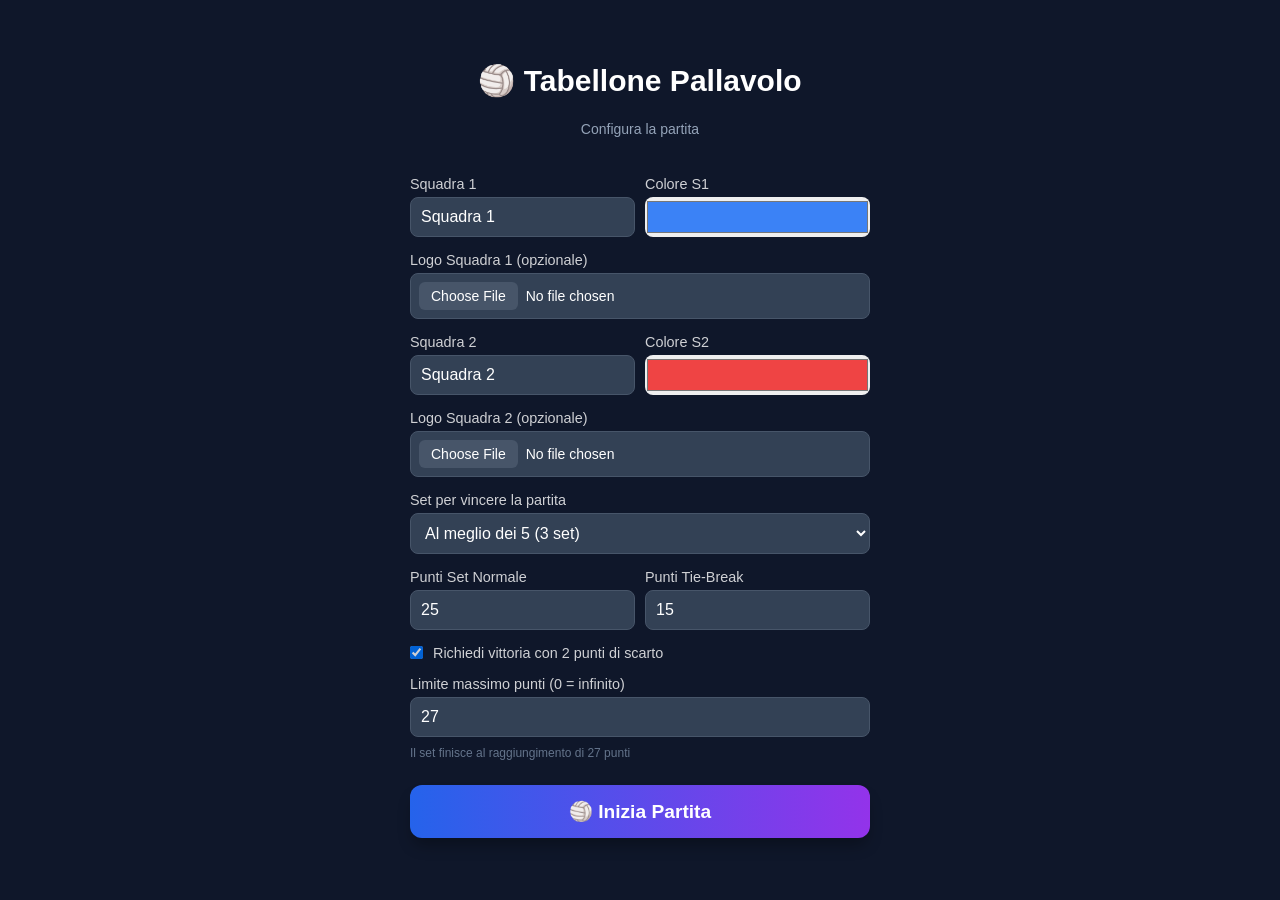
<file: volley-scoreboard.html>
<!DOCTYPE html>
<html lang="it">
<head>
    <meta charset="UTF-8">
    <meta name="viewport" content="width=device-width, initial-scale=1.0, maximum-scale=1.0, user-scalable=no">
    <title>🏐 Tabellone Pallavolo</title>
    <style>
        * {
            box-sizing: border-box;
            margin: 0;
            padding: 0;
            -webkit-tap-highlight-color: transparent;
        }

        body {
            font-family: -apple-system, BlinkMacSystemFont, 'Segoe UI', Roboto, sans-serif;
            background-color: #0f172a;
            color: #ffffff;
            height: 100dvh;
            overflow: hidden;
            touch-action: none;
        }

        /* SETUP SCREEN */
        #setup-screen {
            padding: 20px;
            max-width: 500px;
            margin: auto;
            height: 100dvh;
            display: flex;
            flex-direction: column;
            justify-content: center;
            gap: 15px;
            overflow-y: auto;
        }

        .form-group {
            display: flex;
            flex-direction: column;
            gap: 5px;
        }

        label {
            font-size: 0.9rem;
            opacity: 0.8;
        }

        input[type="text"], input[type="number"], select {
            padding: 10px;
            border-radius: 8px;
            border: 1px solid #475569;
            background: #334155;
            color: white;
            font-size: 1rem;
        }

        input[type="color"] {
            width: 100%;
            height: 40px;
            border: none;
            cursor: pointer;
            border-radius: 8px;
        }

        input[type="file"] {
            padding: 8px;
            border-radius: 8px;
            border: 1px solid #475569;
            background: #334155;
            color: white;
            font-size: 0.875rem;
            cursor: pointer;
        }

        input[type="file"]::-webkit-file-upload-button {
            background: #475569;
            color: white;
            border: none;
            padding: 6px 12px;
            border-radius: 6px;
            cursor: pointer;
            margin-right: 8px;
        }

        .logo-preview {
            width: 60px;
            height: 60px;
            border-radius: 8px;
            object-fit: contain;
            background: rgba(0,0,0,0.2);
            margin-top: 8px;
        }

        .row {
            display: flex;
            gap: 10px;
        }

        button.primary-btn {
            background: linear-gradient(to right, #2563eb, #9333ea);
            color: white;
            border: none;
            padding: 15px;
            font-size: 1.2rem;
            font-weight: bold;
            border-radius: 12px;
            cursor: pointer;
            margin-top: 10px;
            box-shadow: 0 10px 15px -3px rgba(0,0,0,0.3);
        }

        button.primary-btn:active {
            transform: scale(0.98);
        }

        /* GAME SCREEN */
        #game-screen {
            display: none;
            height: 100dvh;
            width: 100%;
            flex-direction: column;
        }

        .top-bar {
            display: flex;
            align-items: center;
            justify-content: space-between;
            padding: 8px 12px;
            background: rgba(15, 23, 42, 0.9);
            border-bottom: 1px solid #334155;
            flex-wrap: wrap;
            gap: 8px;
        }

        .set-selector {
            display: flex;
            align-items: center;
            gap: 8px;
        }

        .set-btn {
            width: 32px;
            height: 32px;
            border-radius: 8px;
            background: #334155;
            color: white;
            border: none;
            font-size: 14px;
            font-weight: bold;
            cursor: pointer;
        }

        .set-btn:disabled {
            opacity: 0.3;
            cursor: not-allowed;
        }

        .set-display {
            display: flex;
            flex-direction: column;
            align-items: center;
            min-width: 80px;
        }

        .set-number {
            font-size: 2rem;
            font-weight: 900;
            line-height: 1;
        }

        .set-label {
            font-size: 10px;
            opacity: 0.6;
            font-weight: 600;
            text-transform: uppercase;
        }

        .first-to-target {
            padding: 2px 8px;
            border-radius: 20px;
            background: rgba(234, 179, 8, 0.2);
            border: 1px solid rgba(234, 179, 8, 0.5);
            animation: pulse 2s infinite;
        }

        .first-to-target span {
            color: #fde047;
            font-size: 10px;
            font-weight: bold;
        }

        .action-buttons {
            display: flex;
            gap: 4px;
        }

        .action-btn {
            padding: 4px 8px;
            border-radius: 4px;
            background: #334155;
            color: rgba(255,255,255,0.8);
            border: none;
            font-size: 12px;
            cursor: pointer;
        }

        .action-btn.danger {
            background: rgba(127, 29, 29, 0.5);
            color: #fca5a5;
        }

        .court-container {
            flex: 1;
            display: flex;
            overflow: hidden;
        }

        @media (orientation: portrait) {
            .court-container {
                flex-direction: column;
            }
        }

        .team-zone {
            flex: 1;
            display: flex;
            flex-direction: column;
            justify-content: center;
            align-items: center;
            padding: 10px;
            position: relative;
            cursor: pointer;
            user-select: none;
            transition: filter 0.15s;
        }

        .team-zone:active {
            filter: brightness(1.2);
        }

        .team-header {
            display: flex;
            align-items: center;
            justify-content: center;
            gap: 8px;
            width: 100%;
            padding: 8px;
        }

        @media (min-width: 768px) {
            .team-header {
                gap: 12px;
            }
        }

        .team-logo-large {
            width: clamp(80px, 25vw, 200px);
            height: clamp(80px, 25vw, 200px);
            border-radius: 50%;
            object-fit: contain;
            background: rgba(255,255,255,0.15);
            padding: 10px;
            border: 3px solid rgba(255,255,255,0.3);
            box-shadow: 0 8px 20px rgba(0,0,0,0.3);
            margin: 10px 0;
        }

        @media (orientation: landscape) {
            .team-logo-large {
                width: clamp(60px, 15vh, 180px);
                height: clamp(60px, 15vh, 180px);
                padding: 8px;
            }
        }

        @media (min-width: 768px) {
            .team-logo-large {
                width: clamp(120px, 20vw, 250px);
                height: clamp(120px, 20vw, 250px);
                padding: 15px;
                border-width: 4px;
            }
        }

        @media (min-width: 768px) and (orientation: landscape) {
            .team-logo-large {
                width: clamp(100px, 18vh, 220px);
                height: clamp(100px, 18vh, 220px);
                padding: 12px;
            }
        }

        .team-logo-placeholder-large {
            width: clamp(80px, 25vw, 200px);
            height: clamp(80px, 25vw, 200px);
            border-radius: 50%;
            background: rgba(255,255,255,0.1);
            display: flex;
            align-items: center;
            justify-content: center;
            font-size: clamp(40px, 12vw, 100px);
            border: 3px solid rgba(255,255,255,0.2);
            margin: 10px 0;
        }

        @media (orientation: landscape) {
            .team-logo-placeholder-large {
                width: clamp(60px, 15vh, 180px);
                height: clamp(60px, 15vh, 180px);
                font-size: clamp(30px, 8vh, 90px);
            }
        }

        @media (min-width: 768px) {
            .team-logo-placeholder-large {
                width: clamp(120px, 20vw, 250px);
                height: clamp(120px, 20vw, 250px);
                font-size: clamp(60px, 10vw, 120px);
                border-width: 4px;
            }
        }

        @media (min-width: 768px) and (orientation: landscape) {
            .team-logo-placeholder-large {
                width: clamp(100px, 18vh, 220px);
                height: clamp(100px, 18vh, 220px);
                font-size: clamp(50px, 9vh, 110px);
            }
        }

        .team-name {
            font-size: 1.5rem;
            font-weight: 900;
            text-transform: uppercase;
            text-align: center;
            text-shadow: 0 3px 6px rgba(0,0,0,0.6);
        }

        @media (orientation: landscape) {
            .team-name {
                font-size: 1.25rem;
            }
        }

        @media (min-width: 768px) and (orientation: landscape) {
            .team-name {
                font-size: 1.875rem;
            }
        }

        @media (min-width: 1024px) and (orientation: landscape) {
            .team-name {
                font-size: 2.25rem;
            }
        }

        .sets-badge {
            display: flex;
            align-items: center;
            gap: 4px;
            background: rgba(0,0,0,0.3);
            border-radius: 20px;
            padding: 4px 8px;
        }

        @media (min-width: 768px) {
            .sets-badge {
                padding: 6px 12px;
            }
        }

        .set-dot {
            width: 12px;
            height: 12px;
            border-radius: 50%;
            background: white;
            box-shadow: 0 2px 4px rgba(0,0,0,0.3);
        }

        @media (min-width: 768px) {
            .set-dot {
                width: 16px;
                height: 16px;
            }
        }

        .sets-count {
            font-size: 1.125rem;
            font-weight: 900;
            color: white;
            margin-left: 4px;
            text-shadow: 0 2px 4px rgba(0,0,0,0.5);
        }

        @media (min-width: 768px) {
            .sets-count {
                font-size: 1.5rem;
            }
        }

        .score-display {
            font-size: clamp(5rem, 22vw, 12rem);
            font-weight: 900;
            line-height: 1;
            text-shadow: 0 4px 8px rgba(0,0,0,0.4);
        }

        @media (orientation: landscape) {
            .score-display {
                font-size: clamp(5rem, 18vh, 14rem);
            }
        }

        .first-to-badge {
            margin-top: 4px;
            padding: 4px 12px;
            border-radius: 20px;
            background: rgba(250, 204, 21, 0.3);
            border: 2px solid #facc15;
            animation: pulse 2s infinite;
        }

        .first-to-badge span {
            color: #fef08a;
            font-weight: bold;
            font-size: 12px;
            text-shadow: 0 1px 2px rgba(0,0,0,0.5);
        }

        @media (min-width: 768px) {
            .first-to-badge span {
                font-size: 14px;
            }
        }

        .hint {
            position: absolute;
            bottom: 8px;
            color: rgba(255,255,255,0.4);
            font-size: 10px;
            text-shadow: 0 1px 2px rgba(0,0,0,0.3);
        }

        @media (min-width: 768px) {
            .hint {
                font-size: 12px;
            }
        }

        /* MODALS */
        .modal-overlay {
            position: fixed;
            top: 0;
            left: 0;
            width: 100%;
            height: 100%;
            background: rgba(0,0,0,0.8);
            backdrop-filter: blur(4px);
            display: none;
            justify-content: center;
            align-items: center;
            z-index: 100;
            padding: 16px;
        }

        .modal-content {
            background: #1e293b;
            border-radius: 16px;
            padding: 24px;
            max-width: 400px;
            width: 100%;
            text-align: center;
            border: 1px solid #475569;
            box-shadow: 0 25px 50px -12px rgba(0,0,0,0.5);
            animation: bounce-in 0.5s;
        }

        .modal-title {
            font-size: 1.5rem;
            font-weight: bold;
            margin-bottom: 16px;
        }

        .modal-text {
            font-size: 1.125rem;
            margin-bottom: 16px;
            color: #cbd5e1;
        }

        .modal-btn {
            width: 100%;
            padding: 12px;
            border-radius: 12px;
            border: none;
            font-weight: bold;
            font-size: 1.125rem;
            cursor: pointer;
            box-shadow: 0 10px 15px -3px rgba(0,0,0,0.3);
        }

        .modal-btn:active {
            transform: scale(0.98);
        }

        .modal-btn.success {
            background: linear-gradient(to right, #16a34a, #059669);
            color: white;
        }

        .modal-btn.primary {
            background: linear-gradient(to right, #2563eb, #9333ea);
            color: white;
        }

        .history-list {
            max-height: 240px;
            overflow-y: auto;
            margin: 16px 0;
        }

        .history-item {
            display: flex;
            align-items: center;
            justify-content: space-between;
            padding: 8px 12px;
            border-radius: 8px;
            margin-bottom: 8px;
        }

        .history-item.team1-won {
            background: rgba(30, 58, 138, 0.3);
            border: 1px solid rgba(29, 78, 216, 0.5);
        }

        .history-item.team2-won {
            background: rgba(127, 29, 29, 0.3);
            border: 1px solid rgba(185, 28, 28, 0.5);
        }

        .victory-screen {
            display: none;
            height: 100dvh;
            width: 100%;
            background: #0f172a;
            justify-content: center;
            align-items: center;
            padding: 16px;
            overflow-y: auto;
        }

        .victory-content {
            text-align: center;
            max-width: 500px;
            width: 100%;
        }

        .trophy {
            font-size: 6rem;
            margin-bottom: 16px;
            animation: bounce 1s infinite;
        }

        @media (min-width: 768px) {
            .trophy {
                font-size: 8rem;
            }
        }

        .winner-name {
            font-size: 2rem;
            font-weight: 900;
            margin-bottom: 8px;
        }

        @media (min-width: 768px) {
            .winner-name {
                font-size: 3rem;
            }
        }

        .winner-label {
            font-size: 1.5rem;
            font-weight: 600;
            margin-bottom: 4px;
        }

        @media (min-width: 768px) {
            .winner-label {
                font-size: 1.875rem;
            }
        }

        .winner-score {
            font-size: 1.125rem;
            color: #94a3b8;
            margin-bottom: 24px;
        }

        @media (min-width: 768px) {
            .winner-score {
                font-size: 1.25rem;
            }
        }

        .summary-box {
            background: #1e293b;
            border-radius: 12px;
            padding: 16px;
            margin-bottom: 24px;
            border: 1px solid #334155;
        }

        .summary-title {
            font-size: 14px;
            font-weight: 600;
            color: #94a3b8;
            margin-bottom: 12px;
            text-transform: uppercase;
            letter-spacing: 0.05em;
        }

        @keyframes pulse {
            0%, 100% { opacity: 1; }
            50% { opacity: 0.5; }
        }

        @keyframes bounce-in {
            0% { transform: scale(0.3); opacity: 0; }
            50% { transform: scale(1.05); opacity: 1; }
            70% { transform: scale(0.95); }
            100% { transform: scale(1); }
        }

        @keyframes bounce {
            0%, 100% { transform: translateY(-10%); }
            50% { transform: translateY(0); }
        }
    </style>
</head>
<body>
    <!-- SETUP SCREEN -->
    <div id="setup-screen">
        <h1 style="text-align:center; font-size:1.875rem; font-weight:bold; margin-bottom:8px;">🏐 Tabellone Pallavolo</h1>
        <p style="text-align:center; color:#94a3b8; font-size:14px; margin-bottom:24px;">Configura la partita</p>

        <div class="row">
            <div class="form-group" style="flex:1;">
                <label>Squadra 1</label>
                <input type="text" id="team1-name" value="Squadra 1">
            </div>
            <div class="form-group" style="flex:1;">
                <label>Colore S1</label>
                <input type="color" id="team1-color" value="#3b82f6">
            </div>
        </div>

        <div class="form-group">
            <label>Logo Squadra 1 (opzionale)</label>
            <input type="file" id="team1-logo" accept="image/*" onchange="previewLogo(1)">
            <img id="logo-preview-1" class="logo-preview" style="display:none;">
        </div>

        <div class="row">
            <div class="form-group" style="flex:1;">
                <label>Squadra 2</label>
                <input type="text" id="team2-name" value="Squadra 2">
            </div>
            <div class="form-group" style="flex:1;">
                <label>Colore S2</label>
                <input type="color" id="team2-color" value="#ef4444">
            </div>
        </div>

        <div class="form-group">
            <label>Logo Squadra 2 (opzionale)</label>
            <input type="file" id="team2-logo" accept="image/*" onchange="previewLogo(2)">
            <img id="logo-preview-2" class="logo-preview" style="display:none;">
        </div>

        <div class="form-group">
            <label>Set per vincere la partita</label>
            <select id="sets-to-win">
                <option value="2">Al meglio dei 3 (2 set)</option>
                <option value="3" selected>Al meglio dei 5 (3 set)</option>
                <option value="4">Al meglio dei 7 (4 set)</option>
            </select>
        </div>

        <div class="row">
            <div class="form-group" style="flex:1;">
                <label>Punti Set Normale</label>
                <input type="number" id="points-normal" value="25" min="1">
            </div>
            <div class="form-group" style="flex:1;">
                <label>Punti Tie-Break</label>
                <input type="number" id="points-tiebreak" value="15" min="1">
            </div>
        </div>

        <div class="form-group">
            <label style="display:flex; align-items:center; gap:10px;">
                <input type="checkbox" id="require-diff" checked>
                Richiedi vittoria con 2 punti di scarto
            </label>
        </div>

        <div class="form-group" id="cap-wrapper">
            <label>Limite massimo punti (0 = infinito)</label>
            <input type="number" id="point-cap" value="27" min="0">
            <p style="font-size:12px; color:#64748b; margin-top:4px;">Il set finisce al raggiungimento di 27 punti</p>
        </div>

        <button class="primary-btn" onclick="startGame()">🏐 Inizia Partita</button>
    </div>

    <!-- GAME SCREEN -->
    <div id="game-screen">
        <div class="top-bar">
            <div class="set-selector">
                <button class="set-btn" id="prev-set-btn" onclick="changeSet(-1)">−</button>
                <div class="set-display">
                    <span class="set-number" id="current-set-num">1</span>
                    <span class="set-label">Set <span id="tiebreak-label" style="color:#facc15; display:none;">TB</span></span>
                </div>
                <button class="set-btn" id="next-set-btn" onclick="changeSet(1)">+</button>
                <span style="color:rgba(255,255,255,0.5); font-size:12px; margin-left:4px;" id="sets-score">0-0</span>
            </div>

            <div class="first-to-target" id="first-to-badge" style="display:none;">
                <span id="first-to-text">⭐ Primo a 25: Squadra 1</span>
            </div>

            <div class="action-buttons">
                <button class="action-btn" onclick="showHistory()">📋</button>
                <button class="action-btn" onclick="swapSides()">🔄</button>
                <button class="action-btn" onclick="undoLastSet()">↩️</button>
                <button class="action-btn danger" onclick="backToSetup()">✕</button>
            </div>
        </div>

        <div class="court-container" id="court">
            <div class="team-zone" id="zone-team1" oncontextmenu="return false;">
                <div class="team-header">
                    <div class="team-name" id="display-name-1">Squadra 1</div>
                    <div class="sets-badge">
                        <div id="sets-dots-1"></div>
                        <span class="sets-count" id="sets-count-1">0</span>
                    </div>
                </div>
                <div class="score-display" id="score-1">0</div>
                <div id="logo-container-1">
                    <div class="team-logo-placeholder-large">🏐</div>
                </div>
                <div class="first-to-badge" id="first-to-1" style="display:none;">
                    <span>⭐ Primo a 25!</span>
                </div>
                <div class="hint">Tap = +1 | Pressione lunga = -1</div>
            </div>

            <div class="team-zone" id="zone-team2" oncontextmenu="return false;">
                <div class="team-header">
                    <div class="team-name" id="display-name-2">Squadra 2</div>
                    <div class="sets-badge">
                        <div id="sets-dots-2"></div>
                        <span class="sets-count" id="sets-count-2">0</span>
                    </div>
                </div>
                <div class="score-display" id="score-2">0</div>
                <div id="logo-container-2">
                    <div class="team-logo-placeholder-large">🏐</div>
                </div>
                <div class="first-to-badge" id="first-to-2" style="display:none;">
                    <span>⭐ Primo a 25!</span>
                </div>
                <div class="hint">Tap = +1 | Pressione lunga = -1</div>
            </div>
        </div>
    </div>

    <!-- SET WON MODAL -->
    <div class="modal-overlay" id="modal-set">
        <div class="modal-content">
            <div style="font-size:3rem; margin-bottom:12px;">🎉</div>
            <h2 class="modal-title" id="modal-set-title">Set 1 vinto!</h2>
            <div id="modal-set-winner" style="font-size:1.875rem; font-weight:900; margin-bottom:8px;">Squadra 1</div>
            <p class="modal-text" id="modal-set-score">25 - 20</p>
            <button class="modal-btn success" onclick="nextSet()">Prossimo Set →</button>
        </div>
    </div>

    <!-- HISTORY MODAL -->
    <div class="modal-overlay" id="modal-history">
        <div class="modal-content">
            <div style="display:flex; justify-content:space-between; align-items:center; margin-bottom:16px;">
                <h2 class="modal-title" style="margin:0;">📋 Storico Set</h2>
                <button class="action-btn" onclick="closeHistory()" style="width:32px; height:32px; border-radius:50%;">✕</button>
            </div>
            <div class="history-list" id="history-list"></div>
            <p style="color:#94a3b8; font-size:12px; text-align:center; padding-top:12px; border-top:1px solid #334155;">
                Set in corso: <strong id="history-current-set">1</strong>
            </p>
        </div>
    </div>

    <!-- VICTORY SCREEN -->
    <div class="victory-screen" id="victory-screen">
        <div class="victory-content">
            <div class="trophy">🏆</div>
            <h1 class="winner-name" id="victory-winner-name">Squadra 1</h1>
            <p class="winner-label">VINCITORE!</p>
            <p class="winner-score" id="victory-score">3 - 1 nei set</p>

            <div class="summary-box">
                <h3 class="summary-title">Riepilogo Set</h3>
                <div id="victory-history"></div>
            </div>

            <button class="modal-btn primary" onclick="newMatch()">🏐 Nuova Partita</button>
        </div>
    </div>

    <script>
        // Game State
        const state = {
            config: {},
            scores: [0, 0],
            setsWon: [0, 0],
            currentSet: 1,
            teamsSwapped: false,
            setHistory: [],
            firstToTarget: null,
            pressTimer: null,
            isLongPress: false,
            team1Logo: null,
            team2Logo: null
        };

        // Setup toggle for cap
        document.getElementById('require-diff').addEventListener('change', function() {
            document.getElementById('cap-wrapper').style.display = this.checked ? 'block' : 'none';
        });

        // Logo preview and storage
        function previewLogo(teamNum) {
            const input = document.getElementById(`team${teamNum}-logo`);
            const preview = document.getElementById(`logo-preview-${teamNum}`);
            const file = input.files[0];
            
            if (file) {
                const reader = new FileReader();
                reader.onload = function(e) {
                    preview.src = e.target.result;
                    preview.style.display = 'block';
                    
                    // Store in state
                    if (teamNum === 1) {
                        state.team1Logo = e.target.result;
                    } else {
                        state.team2Logo = e.target.result;
                    }
                };
                reader.readAsDataURL(file);
            }
        }

        function startGame() {
            state.config = {
                team1Name: document.getElementById('team1-name').value || 'Squadra 1',
                team2Name: document.getElementById('team2-name').value || 'Squadra 2',
                team1Color: document.getElementById('team1-color').value,
                team2Color: document.getElementById('team2-color').value,
                setsToWin: parseInt(document.getElementById('sets-to-win').value),
                pointsNormal: parseInt(document.getElementById('points-normal').value),
                pointsTieBreak: parseInt(document.getElementById('points-tiebreak').value),
                requireDiff: document.getElementById('require-diff').checked,
                pointCap: parseInt(document.getElementById('point-cap').value)
            };

            // Apply colors
            document.getElementById('zone-team1').style.backgroundColor = state.config.team1Color;
            document.getElementById('zone-team2').style.backgroundColor = state.config.team2Color;
            document.getElementById('display-name-1').textContent = state.config.team1Name;
            document.getElementById('display-name-2').textContent = state.config.team2Name;

            // Reset state
            state.scores = [0, 0];
            state.setsWon = [0, 0];
            state.currentSet = 1;
            state.teamsSwapped = false;
            state.setHistory = [];
            state.firstToTarget = null;

            // Load logos
            loadLogos();

            // Show game screen
            document.getElementById('setup-screen').style.display = 'none';
            document.getElementById('game-screen').style.display = 'flex';

            updateUI();
            setupLongPress();
        }

        function loadLogos() {
            // Team 1 logo
            const logo1Container = document.getElementById('logo-container-1');
            if (state.team1Logo) {
                logo1Container.innerHTML = `<img src="${state.team1Logo}" class="team-logo-large" alt="Logo ${state.config.team1Name}">`;
            } else {
                logo1Container.innerHTML = '<div class="team-logo-placeholder-large">🏐</div>';
            }

            // Team 2 logo
            const logo2Container = document.getElementById('logo-container-2');
            if (state.team2Logo) {
                logo2Container.innerHTML = `<img src="${state.team2Logo}" class="team-logo-large" alt="Logo ${state.config.team2Name}">`;
            } else {
                logo2Container.innerHTML = '<div class="team-logo-placeholder-large">🏐</div>';
            }
        }

        // Flag to prevent double events
        let isProcessing = false;
        let hasTouch = false;

        function setupLongPress() {
            const zones = [document.getElementById('zone-team1'), document.getElementById('zone-team2')];
            
            zones.forEach((zone, idx) => {
                const teamIdx = idx + 1;
                
                // Remove all existing event listeners by cloning the node
                const newZone = zone.cloneNode(true);
                zone.parentNode.replaceChild(newZone, zone);
                
                // Re-assign IDs
                newZone.id = `zone-team${teamIdx}`;
                
                // Detect touch device
                hasTouch = 'ontouchstart' in window;
                
                if (hasTouch) {
                    // Touch events only
                    newZone.addEventListener('touchstart', (e) => {
                        e.preventDefault();
                        if (isProcessing) return;
                        isProcessing = true;
                        startPress(teamIdx);
                    }, { passive: false });
                    
                    newZone.addEventListener('touchend', (e) => {
                        e.preventDefault();
                        endPress(teamIdx);
                        setTimeout(() => { isProcessing = false; }, 100);
                    }, { passive: false });
                    
                    newZone.addEventListener('touchcancel', () => {
                        cancelPress();
                        isProcessing = false;
                    });
                } else {
                    // Mouse events only (desktop)
                    newZone.addEventListener('mousedown', (e) => {
                        e.preventDefault();
                        if (isProcessing) return;
                        isProcessing = true;
                        startPress(teamIdx);
                    });
                    
                    newZone.addEventListener('mouseup', (e) => {
                        e.preventDefault();
                        endPress(teamIdx);
                        setTimeout(() => { isProcessing = false; }, 100);
                    });
                    
                    newZone.addEventListener('mouseleave', () => {
                        cancelPress();
                        isProcessing = false;
                    });
                }
            });
        }

        function startPress(teamIdx) {
            state.isLongPress = false;
            state.currentPressTeam = teamIdx;
            
            state.pressTimer = setTimeout(() => {
                state.isLongPress = true;
                subtractPoint(teamIdx);
                
                const zone = document.getElementById(`zone-team${teamIdx}`);
                if (zone) {
                    zone.style.filter = 'brightness(0.75)';
                    setTimeout(() => {
                        if (zone) zone.style.filter = '';
                    }, 200);
                }
                
                isProcessing = false;
            }, 500);
        }

        function endPress(teamIdx) {
            if (state.pressTimer) {
                clearTimeout(state.pressTimer);
                state.pressTimer = null;
            }
            
            // If it wasn't a long press and we have the right team, add point
            if (!state.isLongPress && state.currentPressTeam === teamIdx) {
                addPoint(teamIdx);
            }
            
            state.currentPressTeam = null;
        }

        function cancelPress() {
            if (state.pressTimer) {
                clearTimeout(state.pressTimer);
                state.pressTimer = null;
            }
            state.isLongPress = false;
        }

        function addPoint(teamIdx) {
            const idx = teamIdx - 1;
            state.scores[idx]++;

            // Check first to target
            const target = getTargetPoints();
            if (!state.firstToTarget) {
                if (state.scores[0] >= target && state.scores[0] > state.scores[1]) {
                    state.firstToTarget = 1;
                } else if (state.scores[1] >= target && state.scores[1] > state.scores[0]) {
                    state.firstToTarget = 2;
                }
            }

            checkSetEnd();
            updateUI();
        }

        function subtractPoint(teamIdx) {
            const idx = teamIdx - 1;
            if (state.scores[idx] > 0) {
                state.scores[idx]--;
                updateUI();
            }
        }

        function getTargetPoints() {
            const maxSet = state.config.setsToWin * 2 - 1;
            return state.currentSet === maxSet ? state.config.pointsTieBreak : state.config.pointsNormal;
        }

        function checkSetEnd() {
            const s1 = state.scores[0];
            const s2 = state.scores[1];
            const target = getTargetPoints();
            let winner = -1;

            if (s1 >= target || s2 >= target) {
                if (state.config.requireDiff) {
                    const diff = Math.abs(s1 - s2);
                    if (diff >= 2) {
                        winner = s1 > s2 ? 0 : 1;
                    } else if (state.config.pointCap > 0) {
                        if (s1 >= state.config.pointCap && s1 > s2) winner = 0;
                        if (s2 >= state.config.pointCap && s2 > s1) winner = 1;
                    }
                } else {
                    winner = s1 > s2 ? 0 : 1;
                }
            }

            if (winner !== -1) {
                endSet(winner);
            }
        }

        function endSet(winnerIdx) {
            state.setsWon[winnerIdx]++;
            state.setHistory.push({
                team1: state.scores[0],
                team2: state.scores[1],
                winner: winnerIdx + 1
            });

            // Show modal
            const winnerName = winnerIdx === 0 ? state.config.team1Name : state.config.team2Name;
            const winnerColor = winnerIdx === 0 ? state.config.team1Color : state.config.team2Color;
            
            document.getElementById('modal-set-title').textContent = `Set ${state.currentSet} vinto!`;
            document.getElementById('modal-set-winner').textContent = winnerName;
            document.getElementById('modal-set-winner').style.color = winnerColor;
            document.getElementById('modal-set-score').textContent = `${state.scores[0]} - ${state.scores[1]}`;
            document.getElementById('modal-set').style.display = 'flex';
        }

        function nextSet() {
            document.getElementById('modal-set').style.display = 'none';

            // Check if match is over
            if (state.setsWon[0] >= state.config.setsToWin || state.setsWon[1] >= state.config.setsToWin) {
                showVictory();
                return;
            }

            // Reset for next set
            state.scores = [0, 0];
            state.currentSet++;
            state.firstToTarget = null;
            updateUI();
        }

        function changeSet(delta) {
            const maxSet = state.config.setsToWin * 2 - 1;
            const newSet = Math.max(1, Math.min(maxSet, state.currentSet + delta));
            state.currentSet = newSet;
            state.firstToTarget = null;
            updateUI();
        }

        function swapSides() {
            state.teamsSwapped = !state.teamsSwapped;
            const court = document.getElementById('court');
            if (state.teamsSwapped) {
                court.style.flexDirection = window.innerWidth > window.innerHeight ? 'row-reverse' : 'column-reverse';
            } else {
                court.style.flexDirection = window.innerWidth > window.innerHeight ? 'row' : 'column';
            }
        }

        function undoLastSet() {
            if (state.setHistory.length === 0) return;

            const lastSet = state.setHistory.pop();
            const winnerIdx = lastSet.winner - 1;
            state.setsWon[winnerIdx]--;
            state.currentSet--;
            state.scores = [0, 0];
            state.firstToTarget = null;
            updateUI();
        }

        function showHistory() {
            const list = document.getElementById('history-list');
            list.innerHTML = '';

            if (state.setHistory.length === 0) {
                list.innerHTML = '<p style="color:#94a3b8; text-align:center; padding:16px;">Nessun set completato</p>';
            } else {
                state.setHistory.forEach((set, i) => {
                    const item = document.createElement('div');
                    item.className = `history-item ${set.winner === 1 ? 'team1-won' : 'team2-won'}`;
                    item.innerHTML = `
                        <div style="display:flex; align-items:center; gap:8px;">
                            <span style="color:rgba(255,255,255,0.6); font-size:12px; font-weight:600;">Set ${i + 1}</span>
                            <span style="color:#facc15; font-size:12px;">🏆</span>
                        </div>
                        <div style="display:flex; align-items:center; gap:8px; font-size:14px;">
                            <span style="font-weight:bold; color:${set.winner === 1 ? '#60a5fa' : 'rgba(255,255,255,0.5)'};">${state.config.team1Name}: ${set.team1}</span>
                            <span style="color:#475569;">-</span>
                            <span style="font-weight:bold; color:${set.winner === 2 ? '#f87171' : 'rgba(255,255,255,0.5)'};">${state.config.team2Name}: ${set.team2}</span>
                        </div>
                    `;
                    list.appendChild(item);
                });
            }

            document.getElementById('history-current-set').textContent = state.currentSet;
            document.getElementById('modal-history').style.display = 'flex';
        }

        function closeHistory() {
            document.getElementById('modal-history').style.display = 'none';
        }

        function showVictory() {
            const winnerIdx = state.setsWon[0] > state.setsWon[1] ? 0 : 1;
            const winnerName = winnerIdx === 0 ? state.config.team1Name : state.config.team2Name;
            const winnerColor = winnerIdx === 0 ? state.config.team1Color : state.config.team2Color;

            document.getElementById('victory-winner-name').textContent = winnerName;
            document.getElementById('victory-winner-name').style.color = winnerColor;
            document.getElementById('victory-score').textContent = `${state.setsWon[0]} - ${state.setsWon[1]} nei set`;

            const historyDiv = document.getElementById('victory-history');
            historyDiv.innerHTML = '';
            state.setHistory.forEach((set, i) => {
                const item = document.createElement('div');
                item.style.cssText = 'display:flex; justify-content:space-between; align-items:center; background:rgba(51,65,85,0.5); border-radius:8px; padding:8px 12px; margin-bottom:8px;';
                item.innerHTML = `
                    <span style="color:#94a3b8; font-size:14px; font-weight:500;">Set ${i + 1}</span>
                    <div style="display:flex; align-items:center; gap:12px;">
                        <span style="font-weight:bold; color:${set.winner === 1 ? 'white' : 'rgba(255,255,255,0.5)'};">${state.config.team1Name}: ${set.team1}</span>
                        <span style="color:#475569;">|</span>
                        <span style="font-weight:bold; color:${set.winner === 2 ? 'white' : 'rgba(255,255,255,0.5)'};">${state.config.team2Name}: ${set.team2}</span>
                    </div>
                `;
                historyDiv.appendChild(item);
            });

            document.getElementById('game-screen').style.display = 'none';
            document.getElementById('victory-screen').style.display = 'flex';
        }

        function backToSetup() {
            if (confirm('Sei sicuro di voler abbandonare la partita in corso?')) {
                document.getElementById('game-screen').style.display = 'none';
                document.getElementById('setup-screen').style.display = 'flex';
                
                // Reset logos
                state.team1Logo = null;
                state.team2Logo = null;
                document.getElementById('team1-logo').value = '';
                document.getElementById('team2-logo').value = '';
                document.getElementById('logo-preview-1').style.display = 'none';
                document.getElementById('logo-preview-2').style.display = 'none';
            }
        }

        function newMatch() {
            document.getElementById('victory-screen').style.display = 'none';
            document.getElementById('setup-screen').style.display = 'flex';
            
            // Reset logos
            state.team1Logo = null;
            state.team2Logo = null;
            document.getElementById('team1-logo').value = '';
            document.getElementById('team2-logo').value = '';
            document.getElementById('logo-preview-1').style.display = 'none';
            document.getElementById('logo-preview-2').style.display = 'none';
        }

        function updateUI() {
            // Update scores
            document.getElementById('score-1').textContent = state.scores[0];
            document.getElementById('score-2').textContent = state.scores[1];

            // Update sets
            document.getElementById('sets-count-1').textContent = state.setsWon[0];
            document.getElementById('sets-count-2').textContent = state.setsWon[1];

            // Update set dots
            updateSetDots('sets-dots-1', state.setsWon[0]);
            updateSetDots('sets-dots-2', state.setsWon[1]);

            // Update current set
            document.getElementById('current-set-num').textContent = state.currentSet;
            const maxSet = state.config.setsToWin * 2 - 1;
            const isTiebreak = state.currentSet === maxSet;
            document.getElementById('tiebreak-label').style.display = isTiebreak ? 'inline' : 'none';

            // Update set buttons
            document.getElementById('prev-set-btn').disabled = state.currentSet <= 1;
            document.getElementById('next-set-btn').disabled = state.currentSet >= maxSet;

            // Update sets score
            document.getElementById('sets-score').textContent = `${state.setsWon[0]}-${state.setsWon[1]}`;

            // Update first to target
            const target = getTargetPoints();
            if (state.firstToTarget) {
                document.getElementById('first-to-badge').style.display = 'block';
                const teamName = state.firstToTarget === 1 ? state.config.team1Name : state.config.team2Name;
                document.getElementById('first-to-text').textContent = `⭐ Primo a ${target}: ${teamName}`;

                const zone1 = document.getElementById('first-to-1');
                const zone2 = document.getElementById('first-to-2');
                zone1.style.display = state.firstToTarget === 1 ? 'block' : 'none';
                zone2.style.display = state.firstToTarget === 2 ? 'block' : 'none';
                zone1.querySelector('span').textContent = `⭐ Primo a ${target}!`;
                zone2.querySelector('span').textContent = `⭐ Primo a ${target}!`;
            } else {
                document.getElementById('first-to-badge').style.display = 'none';
                document.getElementById('first-to-1').style.display = 'none';
                document.getElementById('first-to-2').style.display = 'none';
            }
        }

        function updateSetDots(elementId, count) {
            const container = document.getElementById(elementId);
            container.innerHTML = '';
            for (let i = 0; i < count; i++) {
                const dot = document.createElement('div');
                dot.className = 'set-dot';
                container.appendChild(dot);
            }
        }

        // Prevent context menu
        document.addEventListener('contextmenu', e => e.preventDefault());

        // Handle orientation change
        window.addEventListener('resize', () => {
            if (document.getElementById('game-screen').style.display === 'flex') {
                const court = document.getElementById('court');
                if (state.teamsSwapped) {
                    court.style.flexDirection = window.innerWidth > window.innerHeight ? 'row-reverse' : 'column-reverse';
                } else {
                    court.style.flexDirection = window.innerWidth > window.innerHeight ? 'row' : 'column';
                }
            }
        });
    </script>
</body>
</html>
</file>
